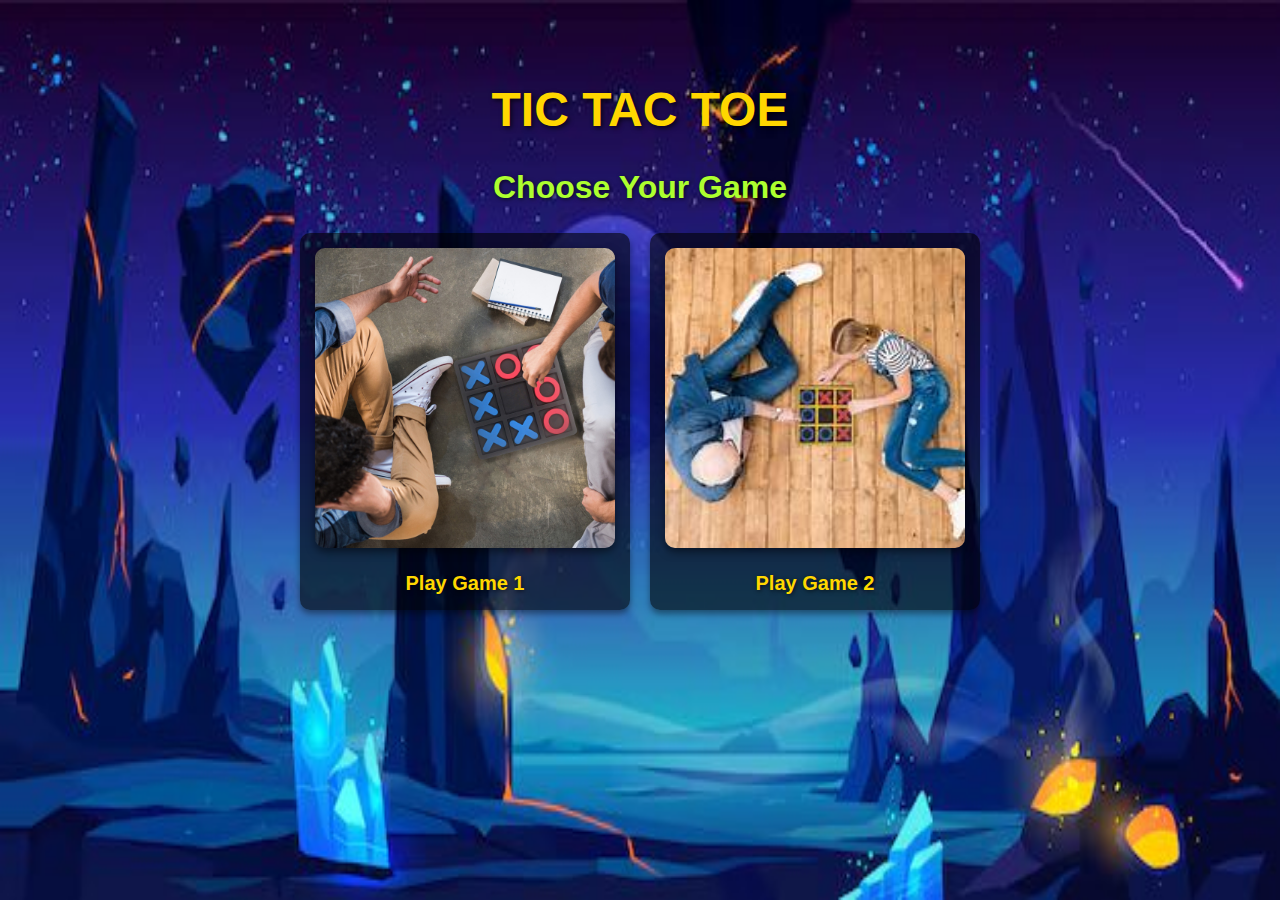
<file: index.html>
<!DOCTYPE html>
<html lang="en">
<head>
    <meta charset="UTF-8">
    <meta http-equiv="X-UA-Compatible" content="IE=edge">
    <meta name="viewport" content="width=device-width, initial-scale=1.0">
    <title>Choose Your Game</title>
    <style>
        body {
            font-family: Arial, sans-serif;
            background-image: url('images/firstbg.jpg');
            background-size: 100% 100%; /* Ensures the background image fits the full screen */
            background-repeat: no-repeat; /* Prevents tiling */
            background-attachment: fixed; /* Keeps the background fixed during scrolling */
            text-align: center;
            padding: 50px 20px;
            margin: 0;
            box-sizing: border-box;
            color: #ffffff;
            height: 100vh; /* Full height */
            width: 100vw; /* Full width */
        }

        h1 {
            color: #FFD700; /* Gold color for the main heading */
            font-size: 3rem;
            text-shadow: 2px 2px 5px rgba(0, 0, 0, 0.7);
        }

        h2 {
            color: #ADFF2F; /* Greenish color for subheading */
            font-size: 2rem;
            text-shadow: 1px 1px 4px rgba(0, 0, 0, 0.7);
        }

        .game-container {
            display: flex;
            justify-content: center;
            align-items: center;
            flex-wrap: wrap;
            gap: 20px;
            margin-bottom: 20px;
        }

        .game-option {
            flex: 1 1 calc(100% - 40px);
            max-width: 300px;
            background: rgba(0, 0, 0, 0.6);
            padding: 15px;
            border-radius: 10px;
            box-shadow: 0 4px 6px rgba(0, 0, 0, 0.4);
            text-align: center;
        }

        .game-option img {
            width: 100%;
            height: auto;
            border-radius: 10px;
            margin-bottom: 10px;
            box-shadow: 0px 4px 8px rgba(0, 0, 0, 0.5);
        }

        .game-link {
            text-decoration: none;
            color: #FFD700; /* Gold color for links */
            font-size: 20px;
            font-weight: bold;
            display: block;
            margin-top: 10px;
            text-shadow: 1px 1px 4px rgba(0, 0, 0, 0.7);
        }

        .game-link:hover {
            text-decoration: underline;
            color: #ADFF2F; /* Greenish hover effect */
        }

        @media (min-width: 600px) {
            .game-option {
                flex: 1 1 calc(50% - 40px);
            }
        }

        @media (min-width: 1024px) {
            .game-option {
                flex: 1 1 calc(33.33% - 40px);
            }
        }
    </style>
</head>
<body>
    <h1>TIC TAC TOE</h1>
    <h2>Choose Your Game</h2>
    <div class="game-container">
        <div class="game-option">
            <img src="images/final1.jpg" alt="Tic Tac Toe Game 1">
            <a href="1.html" class="game-link">Play Game 1</a>
        </div>
        <div class="game-option">
            <img src="images/final2.jpg" alt="Tic Tac Toe Game 2">
            <a href="2.html" class="game-link">Play Game 2</a>
        </div>
    </div>

    <script src="1.js"></script> 
    <script src="2.js"></script>
</body>
</html>
</file>
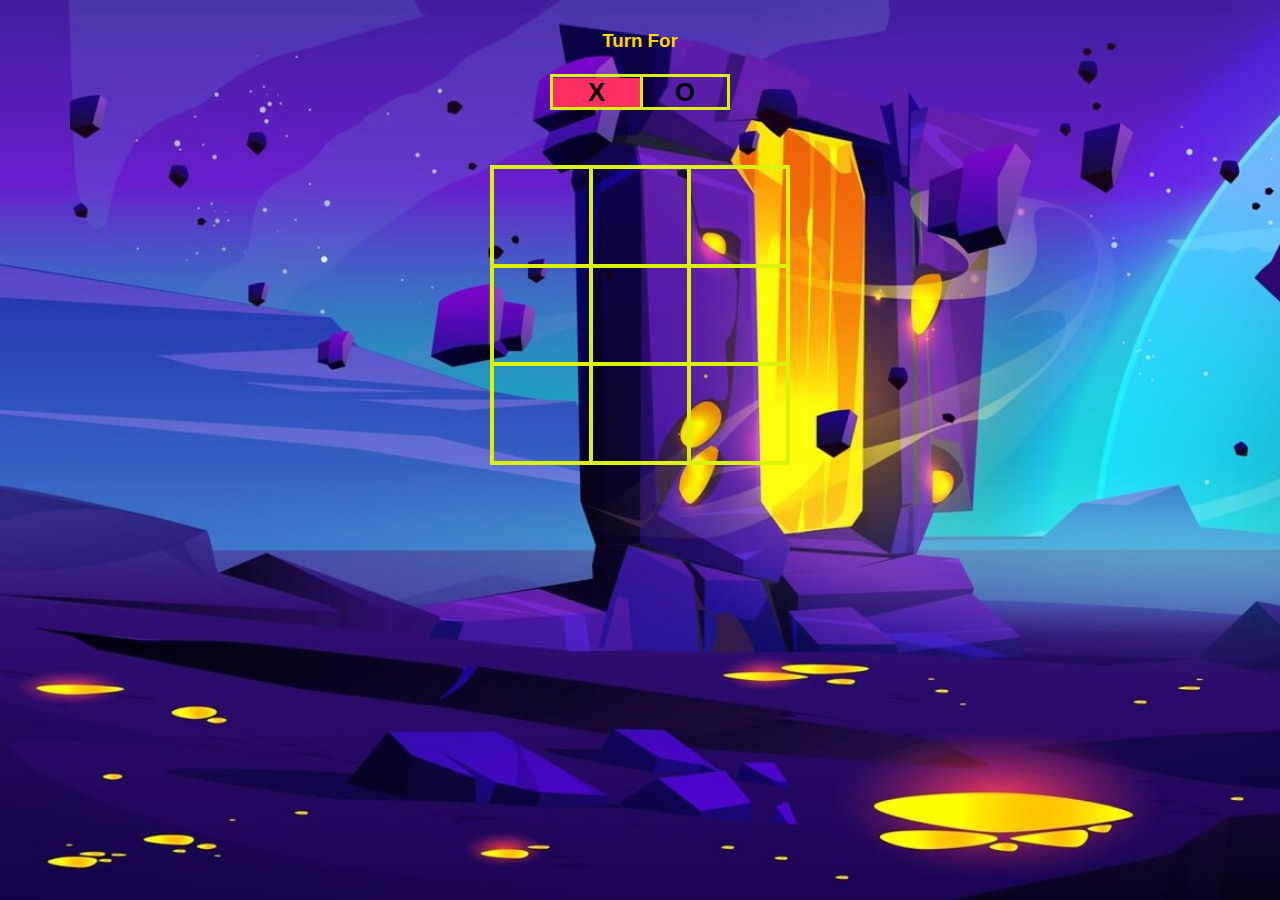
<file: 1.html>
<!DOCTYPE html>
<html lang="en">
<head>
    <meta charset="UTF-8">
    <meta http-equiv="X-UA-Compatible" content="IE=edge">
    <meta name="viewport" content="width=device-width, initial-scale=1.0">
    <title>Tic Tac Toe</title>
    <link rel="stylesheet" href="1.css">
</head>
<body>
    <div id="playerNames"></div>
    <div class="turn-container">
        <h3>Turn For</h3>
        <div class="turn-box align">X</div>
        <div class="turn-box align">O</div>
        <div class="bg"></div>
    </div>

    <div class="main-grid">
        <!-- Create a 3x3 grid -->
        <div class="box align" id="cell-0"></div>
        <div class="box align" id="cell-1"></div>
        <div class="box align" id="cell-2"></div>
        <div class="box align" id="cell-3"></div>
        <div class="box align" id="cell-4"></div>
        <div class="box align" id="cell-5"></div>
        <div class="box align" id="cell-6"></div>
        <div class="box align" id="cell-7"></div>
        <div class="box align" id="cell-8"></div>
    </div>

    <h2 id="results"></h2>
    <button id="play-again">Play Again</button>

    <!-- Audio elements -->
    <audio id="click-sound" src="sounds/Click-button.mp3" preload="auto"></audio>
    <audio id="game-start-sound" src="sounds/game-start.mp3" preload="auto"></audio>
    <audio id="turn-sound" src="sounds/turn-change.mp3" preload="auto"></audio>
    <audio id="victory-sound" src="sounds/victory.mp3" preload="auto"></audio>
    <audio id="draw-sound" src="sounds/draw.mp3" preload="auto"></audio>

    <script src="1.js"></script>
</body>
</html>
</file>
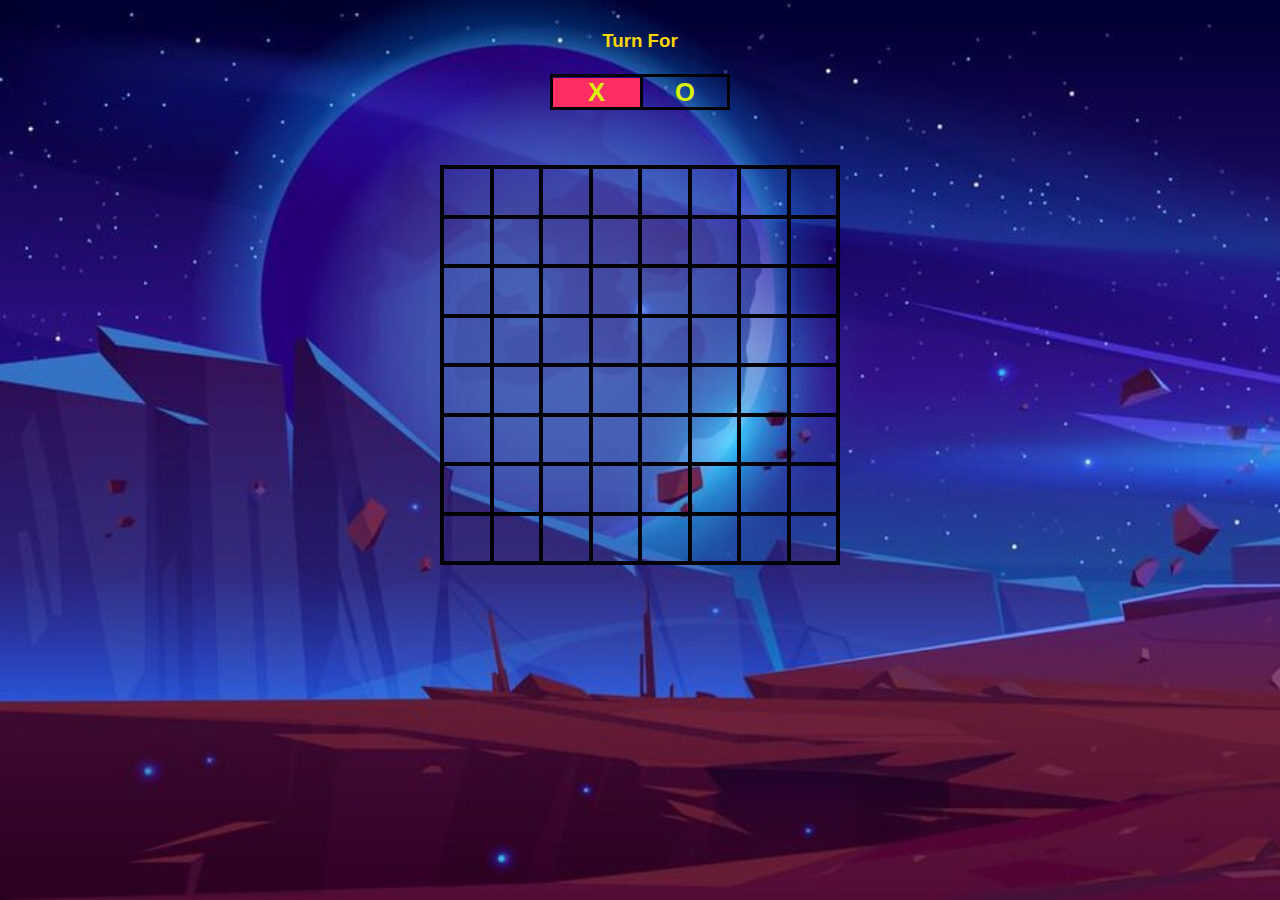
<file: 2.html>
<!DOCTYPE html>
<html lang="en">
<head>
    <meta charset="UTF-8">
    <meta http-equiv="X-UA-Compatible" content="IE=edge">
    <meta name="viewport" content="width=device-width, initial-scale=1.0">
    <title>Tic Tac Toe</title>
    <link rel="stylesheet" href="2.css">
</head>
<body>
    <div id="playerNames"></div>
    <div class="turn-container">
        <h3>Turn For</h3>
        <div class="turn-box align">X</div>
        <div class="turn-box align">O</div>
        <div class="bg"></div>
    </div>

    <div class="main-grid">
        <!-- Create a total of 64 cells for an 8x8 grid -->
        <!-- You can generate these dynamically using JavaScript as well -->
        <div class="box align" id="cell-0"></div>
        <div class="box align" id="cell-1"></div>
        <div class="box align" id="cell-2"></div>
        <div class="box align" id="cell-3"></div>
        <div class="box align" id="cell-4"></div>
        <div class="box align" id="cell-5"></div>
        <div class="box align" id="cell-6"></div>
        <div class="box align" id="cell-7"></div>

        <div class="box align" id="cell-8"></div>
        <div class="box align" id="cell-9"></div>
        <div class="box align" id="cell-10"></div>
        <div class="box align" id="cell-11"></div>
        <div class="box align" id="cell-12"></div>
        <div class="box align" id="cell-13"></div>
        <div class="box align" id="cell-14"></div>
        <div class="box align" id="cell-15"></div>

        <div class="box align" id="cell-16"></div>
        <div class="box align" id="cell-17"></div>
        <div class="box align" id="cell-18"></div>
        <div class="box align" id="cell-19"></div>
        <div class="box align" id="cell-20"></div>
        <div class="box align" id="cell-21"></div>
        <div class="box align" id="cell-22"></div>
        <div class="box align" id="cell-23"></div>

        <div class="box align" id="cell-24"></div>
        <div class="box align" id="cell-25"></div>
        <div class="box align" id="cell-26"></div>
        <div class="box align" id="cell-27"></div>
        <div class="box align" id="cell-28"></div>
        <div class="box align" id="cell-29"></div>
        <div class="box align" id="cell-30"></div>
        <div class="box align" id="cell-31"></div>

        <div class="box align" id="cell-32"></div>
        <div class="box align" id="cell-33"></div>
        <div class="box align" id="cell-34"></div>
        <div class="box align" id="cell-35"></div>
        <div class="box align" id="cell-36"></div>
        <div class="box align" id="cell-37"></div>
        <div class="box align" id="cell-38"></div>
        <div class="box align" id="cell-39"></div>

        <div class="box align" id="cell-40"></div>
        <div class="box align" id="cell-41"></div>
        <div class="box align" id="cell-42"></div>
        <div class="box align" id="cell-43"></div>
        <div class="box align" id="cell-44"></div>
        <div class="box align" id="cell-45"></div>
        <div class="box align" id="cell-46"></div>
        <div class="box align" id="cell-47"></div>

        <div class="box align" id="cell-48"></div>
        <div class="box align" id="cell-49"></div>
        <div class="box align" id="cell-50"></div>
        <div class="box align" id="cell-51"></div>
        <div class="box align" id="cell-52"></div>
        <div class="box align" id="cell-53"></div>
        <div class="box align" id="cell-54"></div>
        <div class="box align" id="cell-55"></div>

        <div class="box align" id="cell-56"></div>
        <div class="box align" id="cell-57"></div>
        <div class="box align" id="cell-58"></div>
        <div class="box align" id="cell-59"></div>
        <div class="box align" id="cell-60"></div>
        <div class="box align" id="cell-61"></div>
        <div class="box align" id="cell-62"></div>
        <div class="box align" id="cell-63"></div>
    </div>
    <h2 id="results"></h2>
    <button id="play-again">Play Again</button>
    <!--Audio elements-->
    <audio id="click-sound" src="sounds/Click-button.mp3" preload="auto"></audio>
    <audio id="game-start-sound" src="sounds/game-start.mp3" preload="auto"></audio>
    <audio id="turn-sound" src="sounds/turn-change.mp3" preload="auto"></audio>
    <audio id="victory-sound" src="sounds/victory.mp3" preload="auto"></audio>
    <audio id="draw-sound" src="sounds/draw.mp3" preload="auto"></audio>
    <script src="2.js"></script>
</body>
</html>
</file>
<file: 1.css>
* {
    margin: 0;
    padding: 0;
    box-sizing: border-box;
    font-family: Arial, sans-serif;
    transition: 0.2s ease-in-out;
    user-select: none;
}

.align {
    display: flex;

    justify-content: center;
    align-items: center;
}

body {
    background-image: url("images/second.jpg");
    background-size: cover;
    margin: 0;
    padding: 0;
    width: 100vw;
    text-align: center;
    padding-top: 15vh;
    height: 100vh;
}

.turn-container {
    width: 180px;
    height: 80px;
    margin: auto;
    display: grid;
    grid-template-columns: 1fr 1fr;
    grid-template-rows: 1fr 1fr;
    position: absolute;
    top: 30px;
    left: 50%;
    transform: translateX(-50%);
}

.turn-container h3 {
    margin: 0;
    grid-column-start: 1;
    grid-column-end: 8;
}

.turn-container .turn-box {
    border: 3px solid #daf108;
    font-size: 1.6rem;
    font-weight: 800;
    margin-top: 20px;
}

.turn-container .turn-box:nth-child(even) {
    border-right: none;
}

.turn-box {
    border: 2px solid #daf108;
    font-size: 1.6rem;
    font-weight: 500;
    text-align: center;
    line-height: 30px;
    cursor: pointer;
}



.bg {
    position: absolute;
    bottom: 0;
    left: 0;
    width: calc(100% / 2);
    height: 40%;
    background-color: #ff2e63;
    z-index: -1;
    transition: left 0.3s ease-in-out;
}

.main-grid {
    display: grid;
    grid-template-columns: repeat(3, 1fr);
    grid-template-rows: repeat(3, 1fr);
    height: 300px;
    width: 300px;
    margin: 30px auto;
    border: 2px solid #daf108;
}

#results {
    margin-top: 20px;
    color: #FFD700;
}

#play-again {
    background-color: #ff2e63;
    padding: 10px 25px;
    border: none;
    font-size: 1.2rem;
    border-radius: 5px;
    cursor: pointer;
    display: none;
    margin-top: 20px;
}

#play-again:hover {
    background-color: #38efec;
    color: #000;
}

.box {
    cursor: pointer;
    font-size: 2rem;
    font-weight: 700;
    border: 2px solid #daf108;
    display: flex;
    justify-content: center;
    align-items: center;
}

.box:hover {
    background-color: #ff2e63;
}
h3{
    color: #FFD700;
} 
#play-again{
    color:#FFD700;
}
</file>
<file: 2.css>
* {
    color: #daf108;
    font-family: Arial, sans-serif;
    transition: 0.2s ease-in-out;
    user-select: none;
}

.align {
    display: flex;
    justify-content: center;
    align-items: center;
}

body {
    background-image: url("images/thirdbg.jpg");
    margin: 1;
    padding: 0;
    width: 100vw;
    text-align: center;
    padding-top: 15vh;
    background-size: cover;
    height: 100vh;
}

* {
    margin: 0;
    padding: 0;
    box-sizing: border-box;
    font-family: Arial, sans-serif;
    color: #daf108;
}

.turn-container {
    width: 180px;
    height: 80px;
    margin: auto;
    display: grid;
    grid-template-columns: 1fr 1fr;
    grid-template-rows: 1fr 1fr;
    position: absolute;
    top: 30px; /* Adjust top position as needed */
    left: 50%; /* Center horizontally */
    transform: translateX(-50%);
}

.turn-container h3 {
    margin: 0;
    grid-column-start: 1;
    grid-column-end: 8;
}

.turn-container .turn-box {
    border: 3px solid #000;
    font-size: 1.6rem;
    font-weight: 800;
    margin-top: 20px;
}

.turn-container .turn-box:nth-child(even) {
    border-right: none;
}

.turn-box {
    border: 2px solid #000;
    font-size: 1.6rem;
    font-weight: 500;
    text-align: center;
    line-height: 30px; /* Adjust line height as needed */
    cursor: pointer;
}

.turn-box.turn-highlight {
    background-color: rgb(222, 154, 28); /* Adjust highlight color as needed */
    color: #daf108; /* Adjust text color as needed */
}

.turn-highlight {
    background-color: rgb(222, 154, 28);
    color: #daf108;
    font-weight: bold;
}

.bg {
    position: absolute;
    bottom: 0;
    left: 0;
    width: calc(100% / 2); /* Adjusted width to fit 8 columns */
    height: 40%;
    background-color: #FF2E63;
    z-index: -1;
    transition: left 0.3s ease-in-out; /* Added transition for smooth movement */
}

.main-grid {
    display: grid;
    grid-template-columns: repeat(8, 1fr);
    grid-template-rows: repeat(8, 1fr);
    height: 400px;
    width: 400px;
    margin: 30px auto;
    border: 2px solid #000;
}

#results {
    margin-top: 20px; /* Adjust margin as needed */
}

#play-again {
    background-color: #FF2E63;
    padding: 10px 25px;
    border: none;
    font-size: 1.2rem;
    border-radius: 5px;
    cursor: pointer;
    display: none; /* Initially hide the button */
    margin-top: 20px; /* Adjust margin as needed */
}

#play-again:hover {
    background-color: #38efec;
    color: #000;
}

.box {
    cursor: pointer;
    font-size: 2rem;
    font-weight: 700;
    border: 2px solid #000;
    display: flex;
    justify-content: center;
    align-items: center;
    color: #FF6347; /* Set text color to orange (Tomato) */
}

.box:hover {
    background-color: #FF2E63;
}

#play-again {
    background-color: #FF2E63;
    padding: 10px 25px;
    border: none;
    font-size: 1.2rem;
    border-radius: 5px;
    cursor: pointer;
    display: none;
}

#play-again:hover {
    padding: 10px 40px;
    background-color: #38efec;
    color: #000;
}

h3 {
    color: #FFD700;
}

#play-again {
    color: #FFD700;
}
.box {
    cursor: pointer;
    font-size: 2rem;
    font-weight: 700;
    border: 2px solid #000;
    display: flex;
    justify-content: center;
    align-items: center;
    color: #FF6347; /* Set text color to orange (Tomato) */
}
</file>
